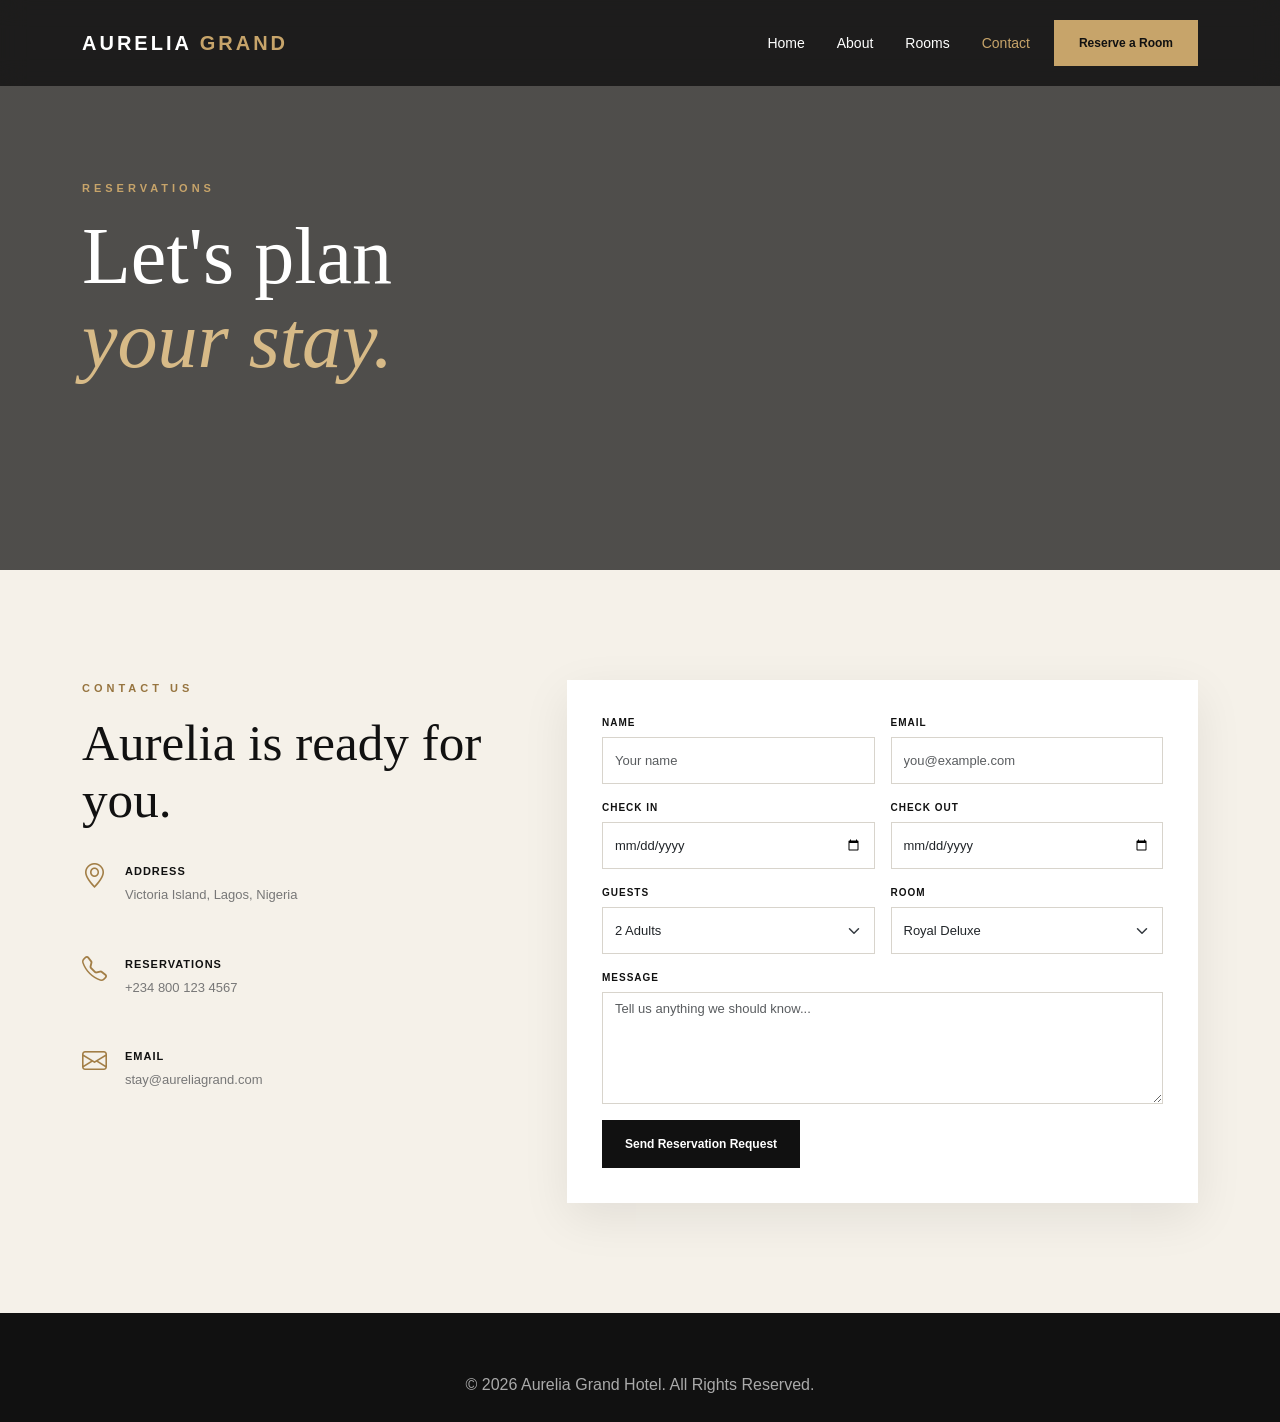
<file: contact.html>
<!DOCTYPE html>
<html lang="en">
<head>
    <meta charset="UTF-8">
    <meta name="viewport" content="width=device-width, initial-scale=1.0">
    <title>Contact | Aurelia Grand Hotel</title>
    <link href="https://cdn.jsdelivr.net/npm/bootstrap@5.3.8/dist/css/bootstrap.min.css" rel="stylesheet">
    <link href="https://cdn.jsdelivr.net/npm/bootstrap-icons@1.13.1/font/bootstrap-icons.min.css" rel="stylesheet">
    <link rel="stylesheet" href="css/style.css">
</head>
<body>

<nav class="navbar navbar-expand-lg navbar-dark fixed-top">
    <div class="container">
        <a class="navbar-brand" href="index.html">AURELIA <span>GRAND</span></a>

        <button class="navbar-toggler" type="button" data-bs-toggle="collapse" data-bs-target="#mainNav">
            <span class="navbar-toggler-icon"></span>
        </button>

        <div class="collapse navbar-collapse" id="mainNav">
            <ul class="navbar-nav ms-auto align-items-lg-center">
                <li class="nav-item"><a class="nav-link" href="index.html">Home</a></li>
                <li class="nav-item"><a class="nav-link" href="about.html">About</a></li>
                <li class="nav-item"><a class="nav-link" href="rooms.html">Rooms</a></li>
                <li class="nav-item"><a class="nav-link active" href="contact.html">Contact</a></li>
                <li class="nav-item ms-lg-3"><a href="rooms.html" class="gold-btn">Reserve a Room</a></li>
            </ul>
        </div>
    </div>
</nav>

<section class="page-hero">
    <div class="container">
        <p class="eyebrow">RESERVATIONS</p>
        <h1>Let's plan<br><em>your stay.</em></h1>
    </div>
</section>

<section class="section-padding">
    <div class="container">

        <div class="row g-5">

            <div class="col-lg-5">
                <p class="eyebrow dark">CONTACT US</p>

                <h2 class="section-title">
                    Aurelia is ready for you.
                </h2>

                <div class="contact-item">
                    <i class="bi bi-geo-alt"></i>
                    <div>
                        <strong>ADDRESS</strong>
                        <p>Victoria Island, Lagos, Nigeria</p>
                    </div>
                </div>

                <div class="contact-item">
                    <i class="bi bi-telephone"></i>
                    <div>
                        <strong>RESERVATIONS</strong>
                        <p>+234 800 123 4567</p>
                    </div>
                </div>

                <div class="contact-item">
                    <i class="bi bi-envelope"></i>
                    <div>
                        <strong>EMAIL</strong>
                        <p>stay@aureliagrand.com</p>
                    </div>
                </div>
            </div>

            <div class="col-lg-7">

                <form class="contact-form">

                    <div class="row g-3">

                        <div class="col-md-6">
                            <label>Name</label>
                            <input type="text" class="form-control" placeholder="Your name">
                        </div>

                        <div class="col-md-6">
                            <label>Email</label>
                            <input type="email" class="form-control" placeholder="you@example.com">
                        </div>

                        <div class="col-md-6">
                            <label>Check In</label>
                            <input type="date" class="form-control">
                        </div>

                        <div class="col-md-6">
                            <label>Check Out</label>
                            <input type="date" class="form-control">
                        </div>

                        <div class="col-md-6">
                            <label>Guests</label>
                            <select class="form-select">
                                <option>2 Adults</option>
                                <option>1 Adult</option>
                                <option>3 Adults</option>
                                <option>4 Adults</option>
                            </select>
                        </div>

                        <div class="col-md-6">
                            <label>Room</label>
                            <select class="form-select">
                                <option>Royal Deluxe</option>
                                <option>Executive Aurelia</option>
                                <option>Presidential Lagos</option>
                            </select>
                        </div>

                        <div class="col-12">
                            <label>Message</label>
                            <textarea class="form-control" rows="5"
                                      placeholder="Tell us anything we should know..."></textarea>
                        </div>

                        <div class="col-12">
                            <button type="button" class="dark-btn">
                                Send Reservation Request
                            </button>
                        </div>

                    </div>

                </form>

            </div>

        </div>
    </div>
</section>

<footer>
    <div class="container">
        <p class="text-center mb-0">
            © 2026 Aurelia Grand Hotel. All Rights Reserved.
        </p>
    </div>
</footer>

<script src="https://cdn.jsdelivr.net/npm/bootstrap@5.3.8/dist/js/bootstrap.bundle.min.js"></script>
</body>
</html>
</file>
<file: css/style.css>
* {
    box-sizing: border-box;
}
/* HOTEL LOGO */
.navbar-brand {
    padding: 0;
}

.navbar-brand img {
    width: 90px;
    height: 50px;
    object-fit: contain;
    display: block;
}

html {
    scroll-behavior: smooth;
}

body {
    margin: 0;
    background: #f5f1e9;
    color: #111;
    font-family: "DM Sans", Arial, sans-serif;
}

/* NAVBAR */

.navbar {
    padding: 20px 0;
    background: rgba(10, 10, 10, 0.72);
    backdrop-filter: blur(12px);
}

.navbar-brand {
    color: white;
    text-decoration: none;
    font-size: 20px;
    font-weight: 700;
    letter-spacing: 3px;
}

.navbar-brand span {
    color: #c7a46a;
}

.nav-link {
    color: white !important;
    margin-left: 16px;
    font-size: 14px;
}

.nav-link:hover,
.nav-link.active {
    color: #c7a46a !important;
}

/* BUTTONS */

.gold-btn {
    display: inline-block;
    background: #c7a46a;
    color: #111;
    text-decoration: none;
    border: 1px solid #c7a46a;
    padding: 13px 24px;
    font-size: 12px;
    font-weight: 700;
    transition: 0.25s;
}

.gold-btn:hover {
    background: #dfc493;
    color: #111;
}

.outline-btn {
    display: inline-block;
    color: white;
    text-decoration: none;
    border: 1px solid rgba(255,255,255,.65);
    padding: 12px 24px;
    font-size: 12px;
    font-weight: 600;
    margin-left: 8px;
}

.outline-btn:hover {
    background: white;
    color: #111;
}

.dark-btn {
    display: inline-block;
    background: #111;
    color: white;
    text-decoration: none;
    border: 1px solid #111;
    padding: 14px 22px;
    font-size: 12px;
    font-weight: 700;
}

.dark-btn:hover {
    background: #2b2925;
    color: white;
}

/* HERO */

.hero {
    min-height: 780px;
    height: 100vh;
    display: flex;
    align-items: center;
    position: relative;
    background:
        url("https://images.unsplash.com/photo-1566073771259-6a8506099945?auto=format&fit=crop&w=2000&q=90")
        center / cover;
}

.hero-overlay {
    position: absolute;
    inset: 0;
    background: linear-gradient(
        90deg,
        rgba(0,0,0,.78),
        rgba(0,0,0,.22)
    );
}

.hero-content {
    position: relative;
    z-index: 2;
    color: white;
    padding-top: 60px;
}

.eyebrow {
    color: #c7a46a;
    font-size: 11px;
    font-weight: 700;
    letter-spacing: 4px;
    margin-bottom: 17px;
}

.eyebrow.dark {
    color: #96743f;
}

.hero h1 {
    font-family: "Playfair Display", serif;
    font-size: clamp(55px, 7vw, 92px);
    line-height: 1.02;
    font-weight: 500;
    margin-bottom: 25px;
}

.hero h1 em {
    color: #d9bd8b;
}

.hero-text {
    max-width: 580px;
    color: rgba(255,255,255,.84);
    font-size: 17px;
    line-height: 1.8;
    margin-bottom: 32px;
}

/* BOOKING */

.booking-wrapper {
    position: relative;
    margin-top: -75px;
    z-index: 5;
}

.booking-card {
    background: white;
    padding: 28px 30px;
    box-shadow: 0 18px 50px rgba(0,0,0,.16);
}

.booking-heading small {
    color: #987641;
    font-size: 10px;
    letter-spacing: 3px;
    font-weight: 700;
}

.booking-heading h3 {
    font-family: "Playfair Display", serif;
    font-size: 25px;
    margin: 3px 0 20px;
}

.booking-card label,
.contact-form label {
    display: block;
    font-size: 10px;
    font-weight: 700;
    letter-spacing: 1px;
    text-transform: uppercase;
    margin-bottom: 7px;
}

.form-control,
.form-select {
    border-radius: 0;
    border: 1px solid #d8d4cc;
    min-height: 47px;
    font-size: 13px;
}

/* SECTIONS */

.section-padding {
    padding: 110px 0;
}

.section-title {
    font-family: "Playfair Display", serif;
    font-size: clamp(36px, 4vw, 55px);
    font-weight: 500;
    line-height: 1.12;
    margin-bottom: 25px;
}

.muted {
    color: #74716b;
    font-size: 15px;
    line-height: 1.9;
}

.image-box {
    position: relative;
    padding-right: 38px;
    padding-bottom: 38px;
}

.image-box img {
    width: 100%;
    height: 540px;
    object-fit: cover;
}

.image-number {
    position: absolute;
    right: 0;
    bottom: 0;
    background: #111;
    color: white;
    padding: 22px 25px;
    display: flex;
    gap: 18px;
    align-items: center;
}

.image-number strong {
    color: #c7a46a;
    font-family: "Playfair Display", serif;
    font-size: 30px;
}

.image-number span {
    font-size: 10px;
    letter-spacing: 1px;
    text-transform: uppercase;
}

.text-link {
    color: #111;
    text-decoration: none;
    font-size: 12px;
    font-weight: 700;
    border-bottom: 1px solid #999;
    padding-bottom: 5px;
}

/* ROOMS */

.rooms-section {
    background: #ebe5da;
}

.section-heading-row {
    display: flex;
    justify-content: space-between;
    align-items: end;
    margin-bottom: 45px;
}

.room-card {
    background: white;
    height: 100%;
    transition: .3s;
}

.room-card:hover {
    transform: translateY(-8px);
    box-shadow: 0 20px 45px rgba(0,0,0,.12);
}

.room-image {
    height: 330px;
    position: relative;
    overflow: hidden;
}

.room-image img {
    width: 100%;
    height: 100%;
    object-fit: cover;
    transition: .5s;
}

.room-card:hover .room-image img {
    transform: scale(1.05);
}

.room-image span {
    position: absolute;
    left: 18px;
    top: 18px;
    background: rgba(0,0,0,.78);
    color: white;
    padding: 8px 12px;
    font-size: 10px;
}

.room-content {
    padding: 30px;
}

.room-label {
    color: #987641;
    font-size: 10px;
    letter-spacing: 3px;
    font-weight: 700;
}

.room-content h3 {
    font-family: "Playfair Display", serif;
    font-size: 32px;
    margin: 10px 0;
}

.room-content > p:not(.room-label) {
    color: #777;
    font-size: 13px;
    line-height: 1.8;
    min-height: 70px;
}

.room-price {
    border-top: 1px solid #e4dfd7;
    padding-top: 18px;
    display: flex;
    align-items: baseline;
    gap: 7px;
}

.room-price strong {
    font-family: "Playfair Display", serif;
    font-size: 23px;
}

.room-price span {
    color: #888;
    font-size: 11px;
}

.card-link {
    display: inline-block;
    color: #111;
    text-decoration: none;
    font-size: 12px;
    font-weight: 700;
    margin-top: 20px;
}

/* EXPERIENCE */

.experience-section {
    background: #111;
    color: white;
}

.experience-image {
    min-height: 560px;
    background:
        url("https://images.unsplash.com/photo-1540541338287-41700207dee6?auto=format&fit=crop&w=1200&q=90")
        center / cover;
}

.experience-content {
    padding: 90px 8%;
    display: flex;
    flex-direction: column;
    justify-content: center;
}

.experience-content h2 {
    font-family: "Playfair Display", serif;
    font-size: 55px;
    font-weight: 500;
    line-height: 1.1;
    margin-bottom: 25px;
}

.experience-content h2 em {
    color: #d5b985;
}

.experience-content p:not(.eyebrow) {
    color: #aaa;
    max-width: 480px;
    line-height: 1.9;
    margin-bottom: 30px;
}

.experience-content .outline-btn {
    align-self: flex-start;
}

/* SERVICES */

.service-card {
    text-align: center;
    padding: 30px 15px;
    border-top: 1px solid #d7d1c7;
    height: 100%;
}

.service-card i {
    color: #a27e46;
    font-size: 32px;
}

.service-card h4 {
    font-family: "Playfair Display", serif;
    font-size: 21px;
    margin: 15px 0 8px;
}

.service-card p {
    color: #777;
    font-size: 12px;
}

/* TESTIMONIAL */

.testimonial {
    background: #e7e0d4;
    padding: 100px 0;
}

.testimonial blockquote {
    max-width: 900px;
    margin: 10px auto 20px;
    font-family: "Playfair Display", serif;
    font-size: clamp(30px, 4vw, 48px);
    line-height: 1.35;
}

.guest-name {
    color: #777;
    font-size: 10px;
    letter-spacing: 2px;
}

/* INNER PAGE HERO */

.page-hero {
    min-height: 570px;
    padding-top: 180px;
    color: white;
    background:
        linear-gradient(rgba(0,0,0,.68),rgba(0,0,0,.68)),
        url("https://images.unsplash.com/photo-1551882547-ff40c63fe5fa?auto=format&fit=crop&w=2000&q=90")
        center / cover;
}

.page-hero h1 {
    font-family: "Playfair Display", serif;
    font-size: clamp(55px, 7vw, 80px);
    font-weight: 500;
    line-height: 1.05;
}

.page-hero h1 em {
    color: #d7ba87;
}

/* ROOM PAGE */

.room-full {
    display: grid;
    grid-template-columns: 1.15fr .85fr;
    gap: 60px;
    align-items: center;
    border-bottom: 1px solid #d7d1c7;
    padding-bottom: 75px;
    margin-bottom: 75px;
}

.room-full.reverse {
    grid-template-columns: .85fr 1.15fr;
}

.room-full.reverse img {
    order: 2;
}

.room-full img {
    width: 100%;
    height: 480px;
    object-fit: cover;
}

.room-full h2 {
    font-family: "Playfair Display", serif;
    font-size: 48px;
    font-weight: 500;
}

.price {
    font-family: "Playfair Display", serif;
    margin: 25px 0;
}

.price small {
    color: #777;
    font-family: "DM Sans", sans-serif;
    font-size: 11px;
}

/* CONTACT */

.contact-item {
    display: flex;
    gap: 18px;
    margin-top: 30px;
}

.contact-item i {
    color: #a27e46;
    font-size: 25px;
}

.contact-item strong {
    font-size: 11px;
    letter-spacing: 1px;
}

.contact-item p {
    color: #777;
    font-size: 13px;
    margin-top: 3px;
}

.contact-form {
    background: white;
    padding: 35px;
    box-shadow: 0 15px 45px rgba(0,0,0,.08);
}

/* DARK SECTION */

.dark-section {
    padding: 100px 0;
    background: #111;
    color: white;
}

.dark-section h2 {
    font-family: "Playfair Display", serif;
    font-size: 60px;
    font-weight: 500;
}

/* FOOTER */

footer {
    background: #111;
    color: #aaa;
    padding: 60px 0 25px;
}

.footer-brand {
    display: inline-block;
    color: white;
    text-decoration: none;
    font-weight: 700;
    letter-spacing: 3px;
    font-size: 20px;
    margin-bottom: 20px;
}

.footer-brand span {
    color: #c7a46a;
}

footer h6 {
    color: white;
    font-size: 10px;
    letter-spacing: 2px;
    margin-bottom: 18px;
}

footer a:not(.footer-brand) {
    display: block;
    color: #aaa;
    text-decoration: none;
    font-size: 12px;
    margin-bottom: 10px;
}

footer a:hover {
    color: #c7a46a;
}

.socials {
    display: flex;
    gap: 18px;
    margin-top: 15px;
}

.socials a {
    font-size: 18px !important;
}

footer hr {
    border-color: #333;
    margin: 45px 0 20px;
}

.copyright {
    font-size: 11px;
}

/* MOBILE */

@media (max-width: 991px) {

    .navbar {
        background: #111;
    }

    .booking-wrapper {
        margin-top: 0;
        padding: 20px 0;
    }

    .section-padding {
        padding: 75px 0;
    }

    .experience-content {
        padding: 70px 12%;
    }

    .room-full,
    .room-full.reverse {
        grid-template-columns: 1fr;
        gap: 30px;
    }

    .room-full.reverse img {
        order: 0;
    }
}

@media (max-width: 767px) {

    .hero {
        min-height: 680px;
    }

    .hero h1 {
        font-size: 52px;
    }

    .outline-btn {
        margin-left: 0;
        margin-top: 12px;
    }

    .section-heading-row {
        display: block;
    }

    .section-heading-row .text-link {
        display: inline-block;
        margin-top: 15px;
    }

    .image-box {
        padding: 0;
    }

    .image-box img {
        height: 390px;
    }

    .image-number {
        display: none;
    }

    .room-image {
        height: 270px;
    }

    .experience-image {
        min-height: 330px;
    }

    .experience-content h2 {
        font-size: 42px;
    }

    .page-hero {
        min-height: 500px;
        padding-top: 150px;
    }

    .room-full img {
        height: 330px;
    }

    .dark-section h2 {
        font-size: 43px;
    }
}
</file>
